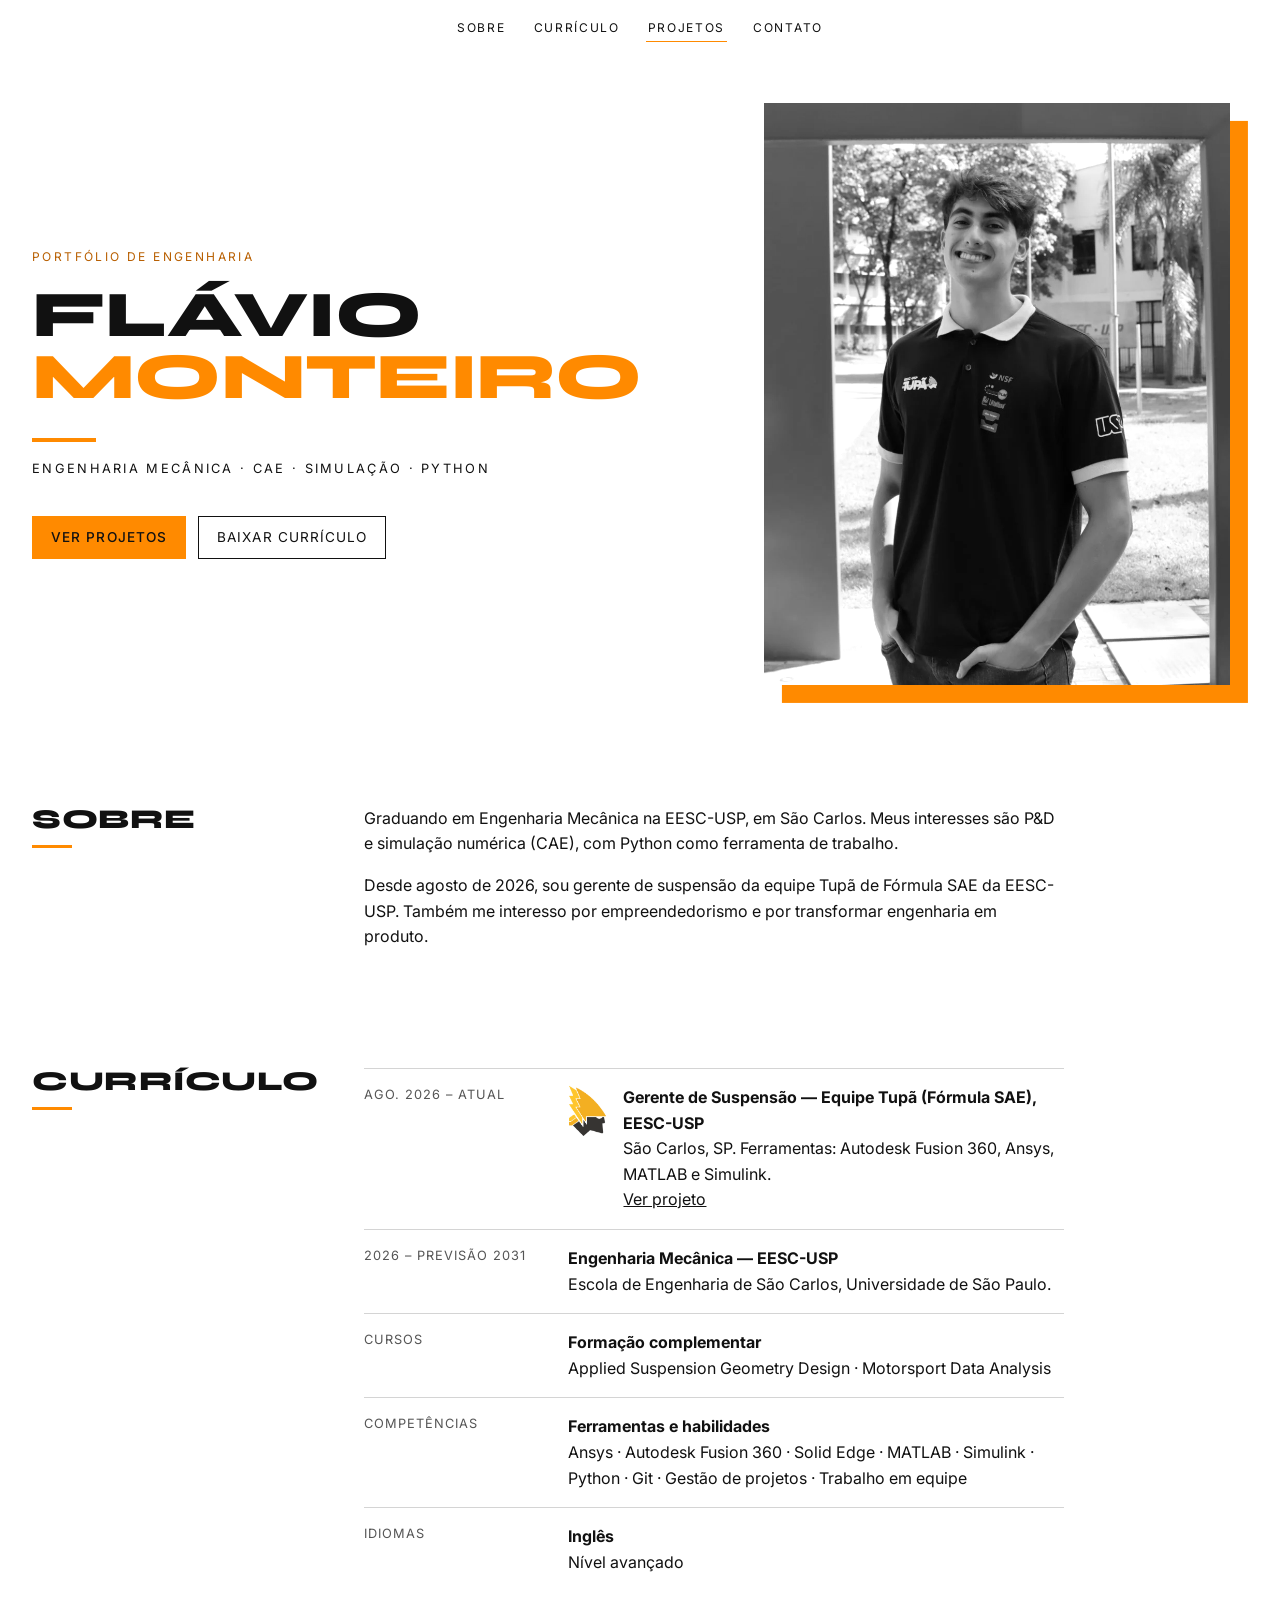
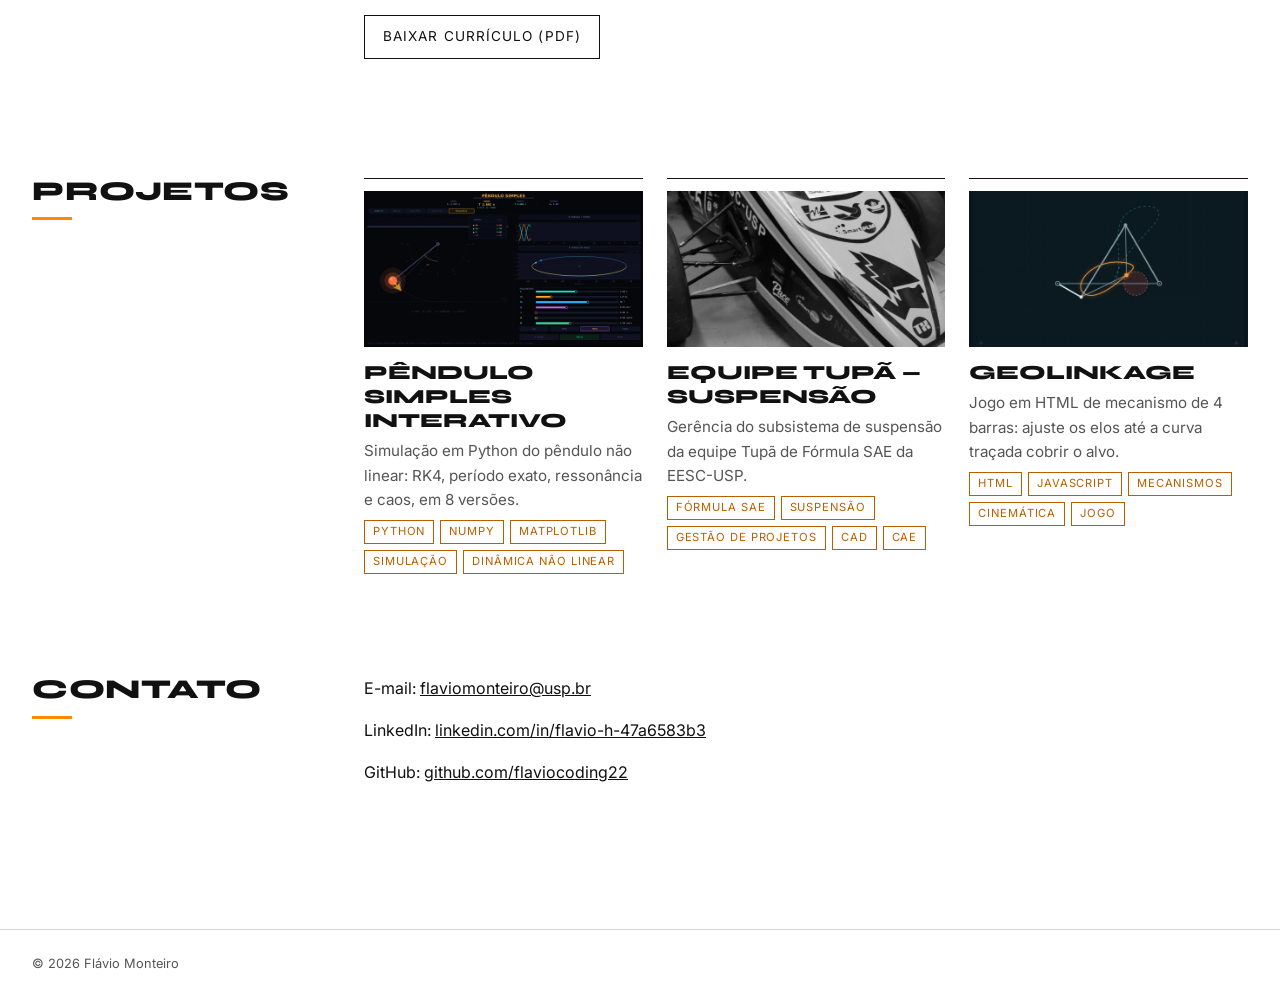
<file: site/index.html>
<!doctype html>
<html lang="pt-BR">
<head>
<meta charset="utf-8">
<meta name="viewport" content="width=device-width, initial-scale=1">
<title>Flávio Monteiro — Engenharia Mecânica, CAE e Simulação</title>
<meta name="description" content="Portfólio de Flávio Monteiro, estudante de Engenharia Mecânica na EESC-USP: simulação, CAE e Python. Projetos, código e currículo.">
<meta property="og:type" content="website">
<meta property="og:locale" content="pt_BR">
<meta property="og:title" content="Flávio Monteiro — Engenharia Mecânica, CAE e Simulação">
<meta property="og:description" content="Projetos de simulação, código e currículo de um estudante de Engenharia Mecânica da EESC-USP.">
<meta property="og:url" content="https://flaviocoding22.github.io/Portfolio.flavio/">
<meta property="og:image" content="https://flaviocoding22.github.io/Portfolio.flavio/assets/img/og.jpg">
<meta property="og:image:width" content="1200">
<meta property="og:image:height" content="630">
<meta name="twitter:card" content="summary_large_image">
<link rel="icon" type="image/svg+xml" href="assets/favicon.svg">
<link rel="preconnect" href="https://fonts.googleapis.com">
<link rel="preconnect" href="https://fonts.gstatic.com" crossorigin>
<link rel="stylesheet" href="https://fonts.googleapis.com/css2?family=Syne:wght@500;800&family=Inter:wght@400;500&display=swap">
<link rel="stylesheet" href="css/style.css">
</head>
<body>
<a class="skip" href="#principal">Pular para o conteúdo</a>
<header class="site-header">
  <nav aria-label="Principal">
    <ul>
      <li><a href="#sobre">Sobre</a></li>
      <li><a href="#curriculo">Currículo</a></li>
      <li><a href="#projetos">Projetos</a></li>
      <li><a href="#contato">Contato</a></li>
    </ul>
  </nav>
</header>
<main id="principal">
  <section class="hero" aria-labelledby="titulo">
    <div class="hero-text">
      <p id="eyebrow" class="hero-eyebrow">Portfólio de engenharia</p>
      <h1 id="titulo" class="display"><span id="nome-primeiro">Flávio</span> <span id="nome-resto" class="accent">Monteiro</span></h1>
      <div class="hero-line" aria-hidden="true"></div>
      <p id="tagline" class="hero-sub">Engenharia Mecânica · CAE · Simulação · Python</p>
      <div class="hero-cta">
        <a class="btn btn--solid" href="#projetos">Ver projetos</a>
        <a id="hero-cv" class="btn" href="assets/curriculo.pdf" hidden>Baixar currículo</a>
      </div>
    </div>
    <figure class="hero-photo">
      <svg id="hero-svg" viewBox="0 0 800 1000" role="img" aria-label="Espaço reservado cinza para a foto principal" preserveAspectRatio="xMidYMid slice">
        <rect width="800" height="1000" fill="#cfcfcf"/>
        <path d="M0 1000L800 0M0 0L800 1000" stroke="#b5b5b5" stroke-width="2" fill="none"/>
      </svg>
      <figcaption id="hero-legenda"></figcaption>
    </figure>
  </section>

  <section id="sobre" class="block" aria-labelledby="h-sobre">
    <h2 id="h-sobre" class="label">Sobre</h2>
    <div id="sobre-texto" class="content">
      <p class="muted">Carregando…</p>
    </div>
  </section>

  <section id="curriculo" class="block" aria-labelledby="h-cv">
    <h2 id="h-cv" class="label">Currículo</h2>
    <div class="content">
      <ul id="cv-lista" class="cv"></ul>
      <p><a id="cv-pdf" class="btn" href="assets/curriculo.pdf" hidden>Baixar currículo (PDF)</a></p>
    </div>
  </section>

  <section id="projetos" class="block" aria-labelledby="h-proj">
    <h2 id="h-proj" class="label">Projetos</h2>
    <div class="content wide">
      <div id="grade" class="grid" aria-live="polite"><p class="muted">Carregando projetos…</p></div>
    </div>
  </section>

  <section id="contato" class="block" aria-labelledby="h-contato">
    <h2 id="h-contato" class="label">Contato</h2>
    <div id="contato-lista" class="content"></div>
  </section>
</main>
<footer class="site-footer"><p>© <span id="ano">2026</span> <span id="nome-rodape">Flávio</span></p></footer>
<script src="js/rascunho.js"></script>
<script src="js/home.js"></script>
</body>
</html>
</file>
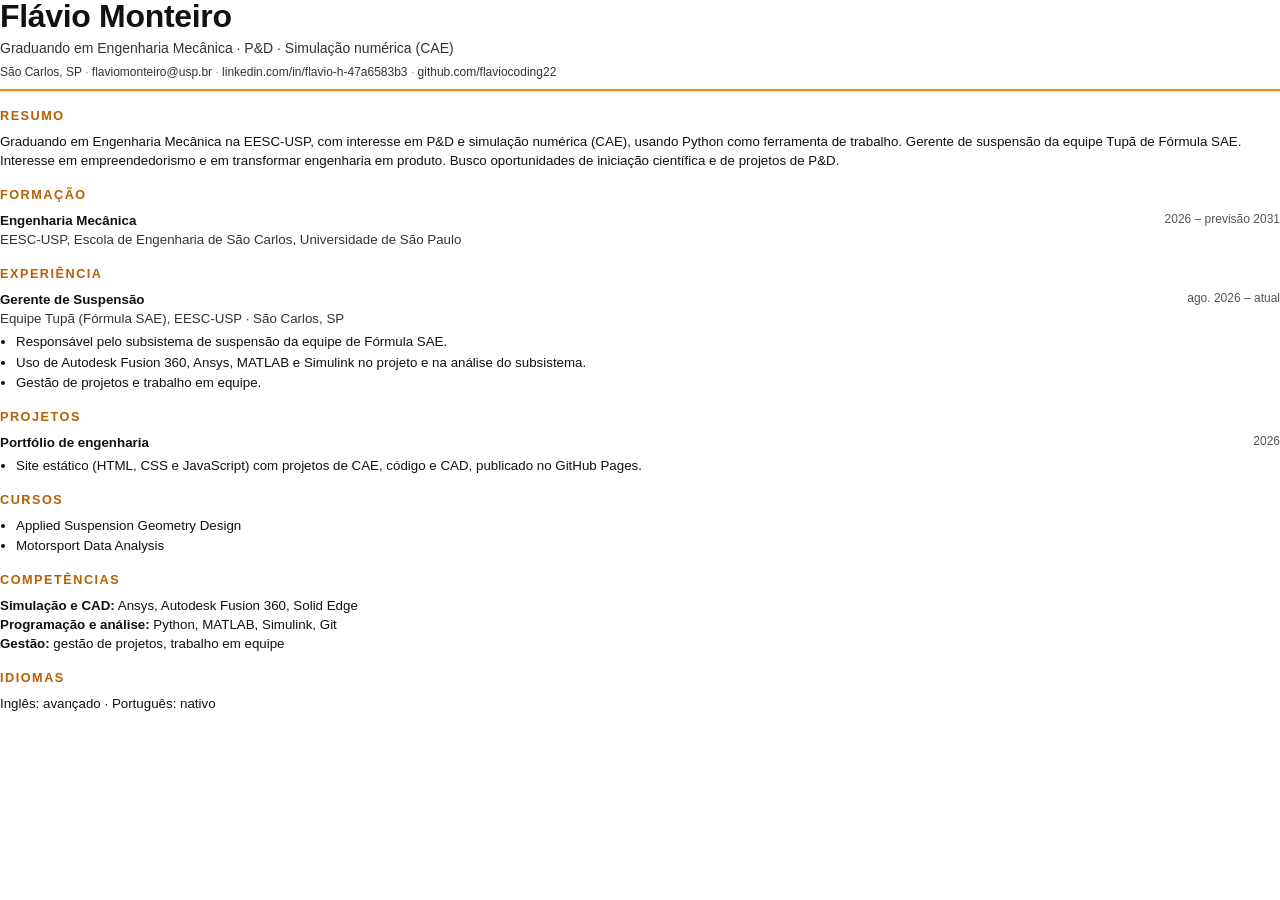
<file: docs/curriculo/curriculo.html>
<!doctype html>
<html lang="pt-BR">
<head>
<meta charset="utf-8">
<title>Flávio Monteiro — Currículo</title>
<style>
  @page { size: A4; margin: 14mm 16mm; }
  * { box-sizing: border-box; }
  body { margin: 0; font: 10pt/1.45 Inter, Arial, sans-serif; color: #111; }
  header { border-bottom: 2px solid #FF8A00; padding-bottom: 8px; margin-bottom: 14px; }
  h1 { font-size: 24pt; line-height: 1.05; margin: 0 0 4px; letter-spacing: -.01em; }
  .sub { font-size: 10.5pt; color: #333; margin: 0 0 6px; }
  .contact { font-size: 9pt; color: #333; margin: 0; }
  .contact span + span::before { content: "  ·  "; color: #999; }
  h2 { font-size: 9.5pt; text-transform: uppercase; letter-spacing: .12em; margin: 16px 0 6px; color: #B85F00; }
  .item { margin-bottom: 9px; page-break-inside: avoid; }
  .row { display: flex; justify-content: space-between; gap: 12px; }
  .title { font-weight: 600; }
  .when { color: #555; white-space: nowrap; font-size: 9pt; }
  .org { color: #333; }
  ul { margin: 4px 0 0; padding-left: 16px; }
  li { margin: 1px 0; }
  p { margin: 0; }
</style>
</head>
<body>
<header>
  <h1>Flávio Monteiro</h1>
  <p class="sub">Graduando em Engenharia Mecânica · P&amp;D · Simulação numérica (CAE)</p>
  <p class="contact">
    <span>São Carlos, SP</span>
    <span>flaviomonteiro@usp.br</span>
    <span>linkedin.com/in/flavio-h-47a6583b3</span>
    <span>github.com/flaviocoding22</span>
  </p>
</header>

<h2>Resumo</h2>
<p>Graduando em Engenharia Mecânica na EESC-USP, com interesse em P&amp;D e simulação numérica (CAE), usando Python como ferramenta de trabalho. Gerente de suspensão da equipe Tupã de Fórmula SAE. Interesse em empreendedorismo e em transformar engenharia em produto. Busco oportunidades de iniciação científica e de projetos de P&amp;D.</p>

<h2>Formação</h2>
<div class="item">
  <div class="row"><span class="title">Engenharia Mecânica</span><span class="when">2026 – previsão 2031</span></div>
  <div class="org">EESC-USP, Escola de Engenharia de São Carlos, Universidade de São Paulo</div>
</div>

<h2>Experiência</h2>
<div class="item">
  <div class="row"><span class="title">Gerente de Suspensão</span><span class="when">ago. 2026 – atual</span></div>
  <div class="org">Equipe Tupã (Fórmula SAE), EESC-USP · São Carlos, SP</div>
  <ul>
    <li>Responsável pelo subsistema de suspensão da equipe de Fórmula SAE.</li>
    <li>Uso de Autodesk Fusion 360, Ansys, MATLAB e Simulink no projeto e na análise do subsistema.</li>
    <li>Gestão de projetos e trabalho em equipe.</li>
  </ul>
</div>

<h2>Projetos</h2>
<div class="item">
  <div class="row"><span class="title">Portfólio de engenharia</span><span class="when">2026</span></div>
  <ul>
    <li>Site estático (HTML, CSS e JavaScript) com projetos de CAE, código e CAD, publicado no GitHub Pages.</li>
  </ul>
</div>

<h2>Cursos</h2>
<ul>
  <li>Applied Suspension Geometry Design</li>
  <li>Motorsport Data Analysis</li>
</ul>

<h2>Competências</h2>
<p><strong>Simulação e CAD:</strong> Ansys, Autodesk Fusion 360, Solid Edge</p>
<p><strong>Programação e análise:</strong> Python, MATLAB, Simulink, Git</p>
<p><strong>Gestão:</strong> gestão de projetos, trabalho em equipe</p>

<h2>Idiomas</h2>
<p>Inglês: avançado · Português: nativo</p>
</body>
</html>
</file>
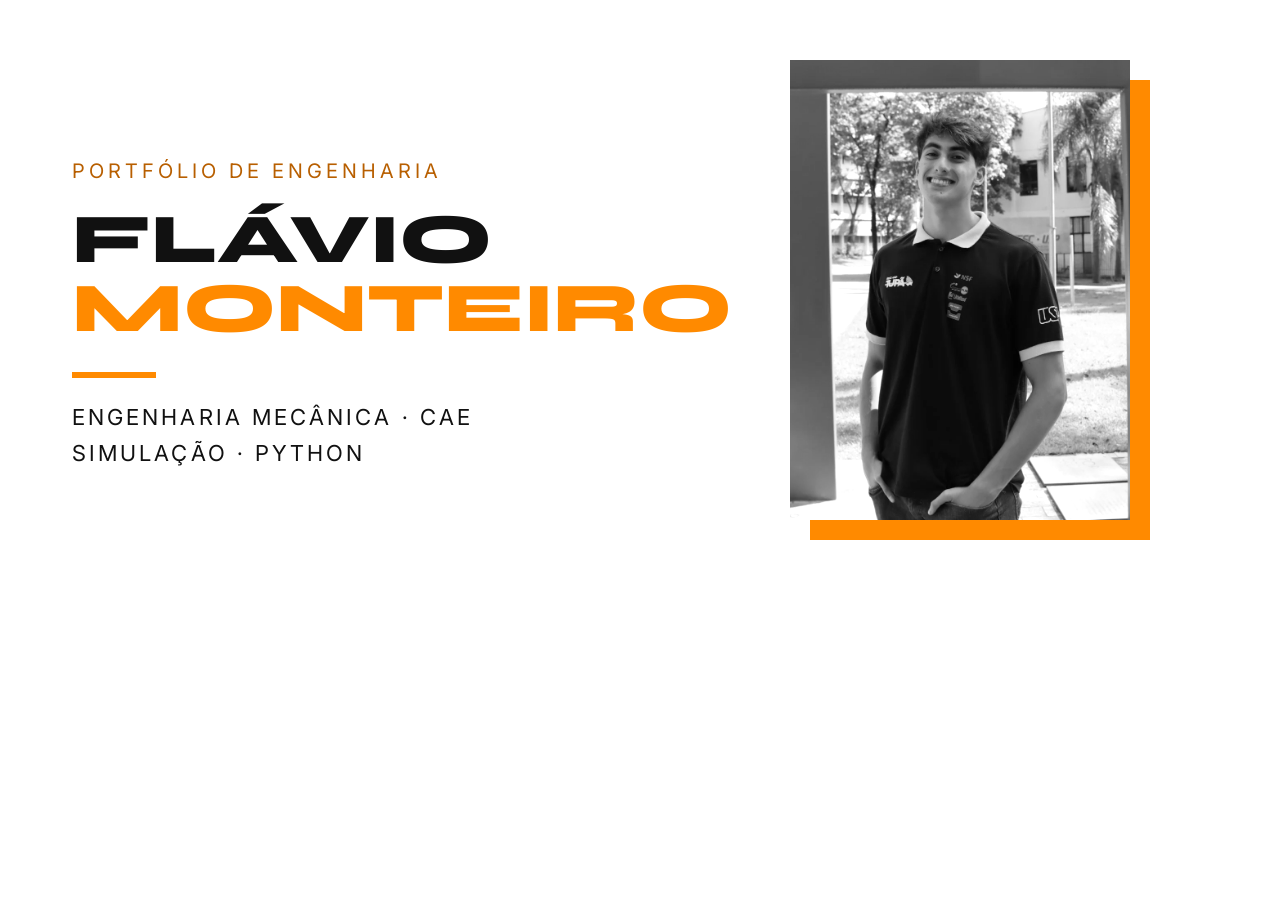
<file: docs/og/og.html>
<!doctype html>
<html lang="pt-BR"><head><meta charset="utf-8">
<link rel="stylesheet" href="https://fonts.googleapis.com/css2?family=Syne:wght@800&family=Inter:wght@500&display=swap">
<style>
  *{box-sizing:border-box}
  body{margin:0;width:1200px;height:630px;background:#fff;font-family:Inter,sans-serif;position:relative;overflow:hidden}
  .txt{position:absolute;left:72px;top:0;bottom:0;display:flex;flex-direction:column;justify-content:center;width:700px}
  .eyebrow{font-size:20px;letter-spacing:.2em;text-transform:uppercase;color:#B85F00;margin:0 0 22px}
  h1{font:800 70px/.98 Syne,sans-serif;text-transform:uppercase;margin:0;color:#111}
  h1 span{display:block}h1 .a{color:#FF8A00}
  .line{width:84px;height:6px;background:#FF8A00;margin:30px 0 22px}
  .sub{font-size:22px;letter-spacing:.14em;text-transform:uppercase;margin:0;color:#111;line-height:1.6}
  .ph{position:absolute;left:790px;top:60px;width:340px;height:460px}
  .ph::before{content:"";position:absolute;inset:0;transform:translate(20px,20px);background:#FF8A00}
  .ph img{position:relative;width:100%;height:100%;object-fit:cover;object-position:50% 30%;filter:grayscale(1) contrast(1.06);display:block}
</style></head><body>
<div class="txt"><p class="eyebrow">Portfólio de engenharia</p><h1><span>Flávio</span><span class="a">Monteiro</span></h1><div class="line"></div><p class="sub">Engenharia Mecânica · CAE<br>Simulação · Python</p></div>
<div class="ph"><img src="../../site/assets/img/flavio-hero.webp" alt=""></div>
</body></html>
</file>
<file: site/css/style.css>
:root{--orange:#FF8A00;--orange-text:#B85F00;--ink:#111;--muted:#555;--line:#d4d4d4;--bg:#fff;--gutter:16px}
*{box-sizing:border-box}
html{scroll-behavior:smooth}
body{margin:0;background:var(--bg);color:var(--ink);font:400 1rem/1.6 Inter,system-ui,sans-serif}
a{color:inherit}
a:focus-visible,button:focus-visible{outline:3px solid var(--orange);outline-offset:3px}
.skip{position:absolute;left:-999px;top:0;background:#000;color:#fff;padding:8px 12px;z-index:10}
.skip:focus{left:0}
.site-header{position:sticky;top:0;z-index:20;padding:14px var(--gutter);text-align:center;background:rgba(255,255,255,.98);-webkit-backdrop-filter:blur(6px);backdrop-filter:blur(6px);border-bottom:1px solid transparent;transition:border-color .2s}
.site-header.scrolled{border-bottom-color:var(--line)}
.site-header ul{list-style:none;margin:0;padding:0;display:flex;justify-content:center;flex-wrap:wrap;gap:6px 24px}
.site-header a{font-size:.75rem;letter-spacing:.14em;text-transform:uppercase;text-decoration:none;padding:6px 2px;border-bottom:1px solid transparent}
.site-header a:hover,.site-header a[aria-current="true"]{border-color:var(--orange)}
main{max-width:1440px;margin:0 auto;padding:0 var(--gutter)}
.hero{text-align:center;padding-top:clamp(16px,4vw,48px)}
.display{font:800 clamp(2.4rem,15vw,14rem)/.95 Syne,Inter,sans-serif;text-transform:uppercase;color:var(--orange);margin:0;letter-spacing:-.01em;overflow-wrap:anywhere}
.project-title{font-size:clamp(2rem,8vw,6rem);text-align:left}
.hero-line{width:1px;height:clamp(48px,8vw,110px);background:var(--ink);margin:clamp(16px,3vw,32px) auto}
.hero-sub{font-size:.8rem;letter-spacing:.18em;text-transform:uppercase;margin:0 0 clamp(20px,3vw,40px)}
figcaption{font-size:.8rem;color:var(--muted);padding-top:8px}
.block{display:grid;grid-template-columns:1fr;gap:12px;padding:clamp(48px,8vw,112px) 0 0;scroll-margin-top:72px}
.label{font:800 clamp(1.3rem,3vw,1.7rem)/1 Syne,sans-serif;text-transform:uppercase;margin:0;letter-spacing:.02em}
.label::after{content:"";display:block;width:40px;height:3px;background:var(--orange);margin-top:12px}
.content{max-width:70ch}
.content.wide{max-width:none}
.content p{margin:0 0 1em}
.cv{list-style:none;padding:0;margin:0 0 1.5em}
.cv li{display:grid;gap:4px;padding:16px 0;border-top:1px solid var(--line)}
.when{font-size:.8rem;color:var(--muted);text-transform:uppercase;letter-spacing:.08em}
.btn{display:inline-block;border:1px solid var(--ink);padding:10px 18px;text-decoration:none;font-size:.85rem;text-transform:uppercase;letter-spacing:.08em}
.btn:hover{background:var(--ink);color:#fff}
.muted{color:var(--muted)}
.grid{display:grid;grid-template-columns:1fr;gap:24px}
.card{display:block;text-decoration:none;border-top:1px solid var(--ink);padding-top:12px}
.card img{display:block;width:100%;aspect-ratio:16/9;object-fit:cover;background:#ddd}
.card h3{font:800 1.25rem/1.2 Syne,sans-serif;text-transform:uppercase;margin:14px 0 6px}
.card p{margin:0 0 8px;color:var(--muted);font-size:.95rem}
.tags{list-style:none;display:flex;flex-wrap:wrap;gap:6px;padding:0;margin:0}
.tags li{font-size:.7rem;text-transform:uppercase;letter-spacing:.08em;border:1px solid var(--orange-text);color:var(--orange-text);padding:2px 8px}
.site-footer{max-width:1440px;margin:clamp(64px,10vw,128px) auto 0;padding:24px var(--gutter);border-top:1px solid var(--line);font-size:.8rem;color:var(--muted)}
.site-footer p{margin:0}
/* página de projeto */
.proj{padding-top:clamp(8px,3vw,32px)}
.back{font-size:.75rem;letter-spacing:.14em;text-transform:uppercase}
.meta{display:flex;flex-wrap:wrap;gap:12px 20px;align-items:center;margin:16px 0 0}
.meta .year{font-size:.85rem;color:var(--muted)}
.proj h2{font:800 1.4rem/1 Syne,sans-serif;text-transform:uppercase;margin:clamp(40px,6vw,72px) 0 16px}
.proj h2::after{content:"";display:block;width:40px;height:3px;background:var(--orange);margin-top:10px}
.desc{max-width:70ch}
.viewer{width:100%;height:clamp(280px,55vw,600px);background:#f1f1f1;border:1px solid var(--line);position:relative}
.viewer canvas,.viewer model-viewer{display:block;width:100%;height:100%}
.viewer .msg{position:absolute;inset:0;display:grid;place-items:center;color:var(--muted);padding:16px;text-align:center}
figure.item{margin:0 0 24px}
pre{margin:0;overflow:auto;border:1px solid var(--line)}
pre code.hljs{padding:16px;font:.85rem/1.5 ui-monospace,Menlo,Consolas,monospace}
.gallery{display:grid;grid-template-columns:1fr;gap:24px}
.gallery img{display:block;width:100%;height:auto}
.links{padding-left:20px}
.error{padding:48px 0}
@media (min-width:700px){
  :root{--gutter:32px}
  .grid{grid-template-columns:repeat(2,1fr)}
  .gallery{grid-template-columns:repeat(2,1fr)}
  .block{grid-template-columns:220px 1fr;gap:32px}
  .cv li{grid-template-columns:180px 1fr;gap:24px}
}
@media (min-width:1100px){.grid{grid-template-columns:repeat(3,1fr)}.block{grid-template-columns:300px 1fr}}
@media (prefers-reduced-motion:reduce){html{scroll-behavior:auto}}
/* logos e imagens dinâmicas */
.cv-item{display:flex;gap:16px;align-items:flex-start}
.cv-logo{height:52px;width:auto;flex:none}
.project-logo{display:block;height:clamp(64px,10vw,104px);width:auto;margin:16px 0 8px}

/* ---------- hero: preto e branco com laranja ---------- */
body{overflow-x:clip}
.card img.foto{filter:grayscale(1);transition:filter .2s}
.card:hover img.foto,.card:focus-visible img.foto{filter:none}
.btn[hidden]{display:none}
.btn--solid{background:var(--orange);border-color:var(--orange);color:#111;font-weight:500}
.btn--solid:hover{background:#111;border-color:#111;color:#fff}
.hero{text-align:left;padding-top:clamp(16px,4vw,48px);display:grid;grid-template-columns:minmax(0,1.15fr) minmax(0,.85fr);gap:clamp(28px,6vw,88px);align-items:center}
.hero .display{color:var(--ink);margin:0;overflow-wrap:normal;word-break:normal;font-size:clamp(2rem,5.1vw,5.6rem);line-height:.95}
.hero .display span{display:block}
.hero .display .accent{color:var(--orange)}
.hero-eyebrow{margin:0 0 18px;font-size:.75rem;letter-spacing:.2em;text-transform:uppercase;color:var(--orange-text)}
.hero .hero-line{width:64px;height:4px;background:var(--orange);margin:clamp(18px,3vw,30px) 0 16px}
.hero .hero-sub{margin:0;line-height:1.7}
.hero-cta{display:flex;flex-wrap:wrap;gap:12px;margin-top:clamp(22px,3vw,36px)}
.hero-photo{margin:0 clamp(10px,1.4vw,20px) clamp(10px,1.4vw,20px) 0;position:relative}
.hero-photo::before{content:"";position:absolute;inset:0;transform:translate(clamp(10px,1.4vw,20px),clamp(10px,1.4vw,20px));background:var(--orange);z-index:0}
.hero-photo img,.hero-photo svg{display:block;width:100%;height:auto;aspect-ratio:4/5;object-fit:cover;filter:grayscale(1) contrast(1.06);position:relative;z-index:1}
.hero-photo figcaption:empty{display:none}
.hero-photo figcaption{position:relative;z-index:1}
@media (max-width:699px){
  .hero{grid-template-columns:1fr}
  .hero .display{font-size:8.6vw}
  .hero-photo{width:84%;justify-self:end}
}
</file>
